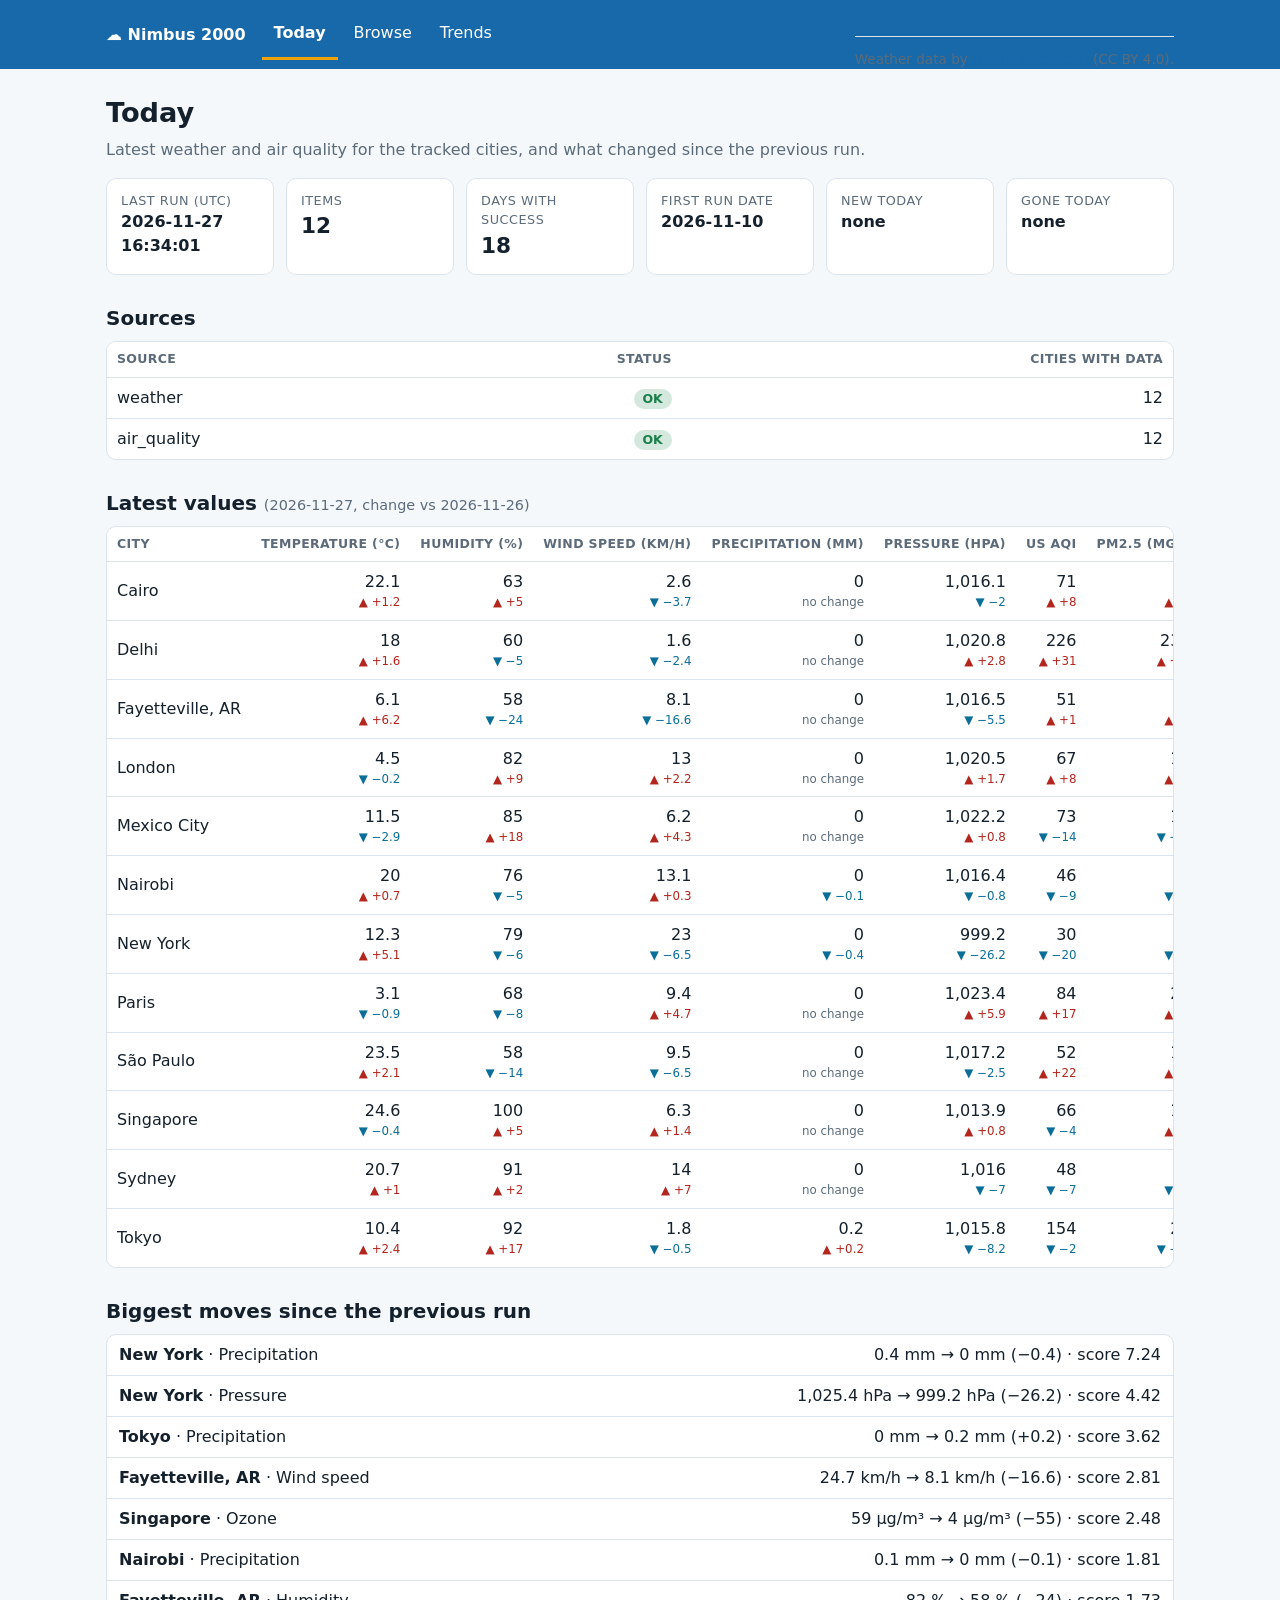
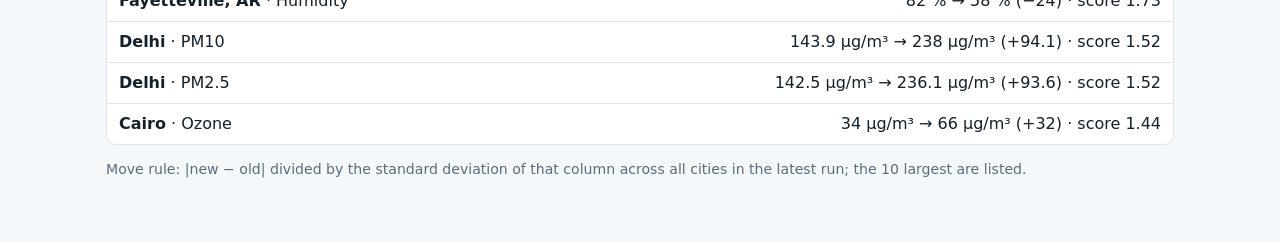
<file: index.html>
<!doctype html>
<html lang="en">
<head>
<meta charset="utf-8">
<meta name="viewport" content="width=device-width, initial-scale=1">
<meta name="theme-color" content="#1769aa">
<link rel="manifest" href="manifest.webmanifest">
<link rel="icon" href="icon-192.png">
<link rel="apple-touch-icon" href="icon-192.png">
<link rel="stylesheet" href="style.css">
<title>Today · Nimbus 2000</title>
</head>
<body>
<div class="wrap"><main>
  <h1>Today</h1>
  <p class="sub">Latest weather and air quality for the tracked cities, and what changed since the previous run.</p>
  <div id="cards" class="cards"></div>
  <h2>Sources</h2>
  <div class="tablewrap"><table id="sources"><thead><tr><th>Source</th><th>Status</th><th>Cities with data</th></tr></thead><tbody></tbody></table></div>
  <h2>Latest values <span class="muted" id="latest-date" style="font-weight:400;font-size:.9rem"></span></h2>
  <div class="tablewrap"><table id="latest"><thead></thead><tbody></tbody></table></div>
  <h2>Biggest moves since the previous run</h2>
  <div id="moves" class="panel" style="padding:0"></div>
  <p class="muted" style="font-size:.88rem">Move rule: |new − old| divided by the standard deviation of that column across all cities in the latest run; the 10 largest are listed.</p>
</main></div>
<script src="app.js"></script>
<script>
App.boot("index.html", ({ rows, status }, main) => {
  const { esc, fmt, withUnit, signed, LABEL, UNIT, NUMERIC, $ } = App;
  const { prev, latest, latestDate, prevDate } = App.splitLastTwo(rows);
  const mv = App.computeMoves(prev, latest);
  const names = Object.fromEntries(rows.map((r) => [r.item_id, r.item]));
  const list = (ids) => (ids.length ? ids.map((i) => esc(names[i] || i)).join(", ") : "none");

  const card = (k, v, small) => `<div class="card"><div class="k">${k}</div><div class="v${small ? " small" : ""}">${v}</div></div>`;
  $("#cards").innerHTML =
    card("Last run (UTC)", esc(status.run_time ? status.run_time.replace("T", " ").replace("Z", "") : "–"), true) +
    card("Items", status.items) + card("Days with success", status.days_with_success) +
    card("First run date", esc(status.first_run_date || "–"), true) +
    card("New today", list(status.new_today || []), true) + card("Gone today", list(status.gone_today || []), true);

  $("#sources tbody").innerHTML = (status.sources || []).map((s) =>
    `<tr><td>${esc(s.name)}</td><td><span class="badge ${s.ok ? "ok" : "fail"}">${s.ok ? "OK" : "Failed"}</span></td><td>${s.count}</td></tr>`).join("");

  $("#latest-date").textContent = latestDate ? "(" + latestDate + (prevDate ? ", change vs " + prevDate : ", first run: no change yet") + ")" : "";
  $("#latest thead").innerHTML = "<tr><th>City</th>" + NUMERIC.map((c) => `<th>${LABEL[c]}${UNIT[c] ? " (" + UNIT[c] + ")" : ""}</th>`).join("") + "</tr>";
  const P = new Map(prev.map((r) => [r.item_id, r]));
  $("#latest tbody").innerHTML = latest.map((r) => "<tr><td>" + esc(r.item) + "</td>" + NUMERIC.map((c) => {
    const old = P.get(r.item_id) ? P.get(r.item_id)[c] : null, v = r[c];
    let d = "";
    if (v != null && old != null) {
      const ch = v - old;
      d = `<span class="delta ${ch > 0 ? "up" : ch < 0 ? "down" : "flat"}">${ch === 0 ? "no change" : (ch > 0 ? "▲ " : "▼ ") + signed(ch, 2)}</span>`;
    }
    return "<td>" + fmt(v, c === "precipitation" ? 2 : 1) + d + "</td>";
  }).join("") + "</tr>").join("");

  $("#moves").innerHTML = !prev.length ? '<p class="muted" style="padding:12px 14px;margin:0">First run: there is no previous run to compare with yet.</p>' :
    '<ol class="moves" style="list-style:decimal inside">' + (mv.moves.map((m) =>
      `<li><span><strong>${esc(m.item)}</strong> · ${esc(LABEL[m.column])}</span><span>${withUnit(m.column, m.old, 2)} → ${withUnit(m.column, m.new, 2)} (${signed(m.change, 2)}) · score ${fmt(m.score, 2)}</span></li>`).join("") || '<li class="muted">No comparable values.</li>') + "</ol>";
});
</script>
</body>
</html>
</file>
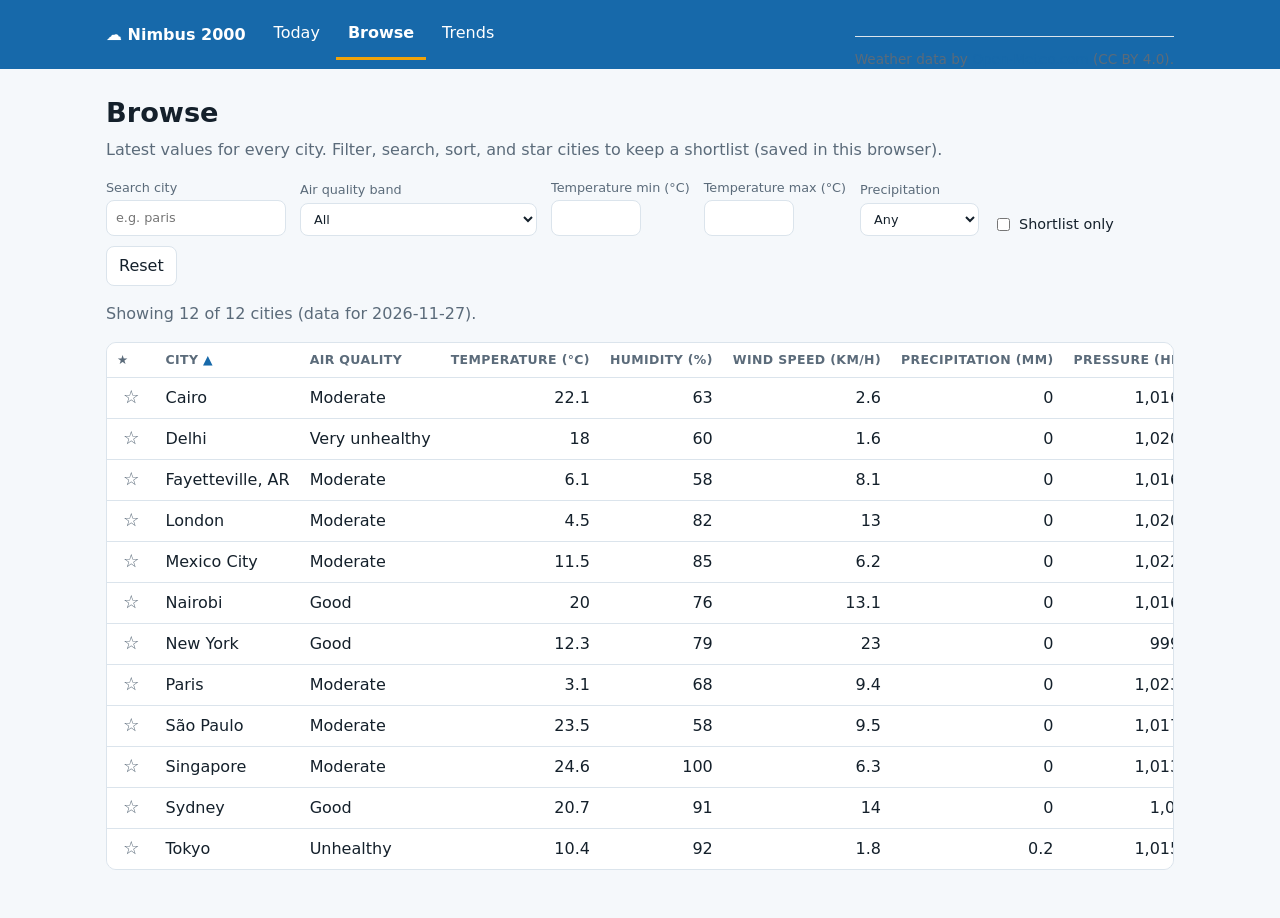
<file: browse.html>
<!doctype html>
<html lang="en">
<head>
<meta charset="utf-8">
<meta name="viewport" content="width=device-width, initial-scale=1">
<meta name="theme-color" content="#1769aa">
<link rel="manifest" href="manifest.webmanifest">
<link rel="icon" href="icon-192.png">
<link rel="apple-touch-icon" href="icon-192.png">
<link rel="stylesheet" href="style.css">
<title>Browse · Nimbus 2000</title>
</head>
<body>
<div class="wrap"><main>
  <h1>Browse</h1>
  <p class="sub">Latest values for every city. Filter, search, sort, and star cities to keep a shortlist (saved in this browser).</p>
  <div class="controls">
    <label>Search city<input type="search" id="q" placeholder="e.g. paris"></label>
    <label>Air quality band<select id="band"><option value="">All</option></select></label>
    <label>Temperature min (°C)<input type="number" id="tmin" step="any"></label>
    <label>Temperature max (°C)<input type="number" id="tmax" step="any"></label>
    <label>Precipitation<select id="wet"><option value="">Any</option><option value="wet">Raining now</option><option value="dry">Dry</option></select></label>
    <label class="inline"><input type="checkbox" id="short"> Shortlist only</label>
    <button id="reset">Reset</button>
  </div>
  <p class="muted" id="count" role="status"></p>
  <div class="tablewrap"><table id="t"><thead></thead><tbody></tbody></table></div>
</main></div>
<script src="app.js"></script>
<script>
App.boot("browse.html", ({ rows }) => {
  const { esc, fmt, LABEL, UNIT, NUMERIC, $ } = App;
  const { latest, latestDate } = App.splitLastTwo(rows);
  const KEY = "nimbus-shortlist";
  let stars = new Set();
  try { stars = new Set(JSON.parse(localStorage.getItem(KEY) || "[]")); } catch (e) {}
  const save = () => { try { localStorage.setItem(KEY, JSON.stringify([...stars])); } catch (e) {} };
  let sortCol = "item", dir = 1;

  const bands = ["Good", "Moderate", "Unhealthy for sensitive groups", "Unhealthy", "Very unhealthy", "Hazardous", "No data"];
  $("#band").innerHTML += bands.map((b) => `<option>${b}</option>`).join("");

  $("#t thead").innerHTML = '<tr><th class="l">★</th><th class="l sortable" data-c="item">City <span class="arr"></span></th><th class="l">Air quality</th>' +
    NUMERIC.map((c) => `<th class="sortable" data-c="${c}">${LABEL[c]}${UNIT[c] ? " (" + UNIT[c] + ")" : ""} <span class="arr"></span></th>`).join("") + "</tr>";

  function view() {
    const q = $("#q").value.trim().toLowerCase(), band = $("#band").value, wet = $("#wet").value;
    const tmin = App.num($("#tmin").value), tmax = App.num($("#tmax").value), only = $("#short").checked;
    let list = latest.filter((r) =>
      (!q || r.item.toLowerCase().includes(q)) && (!band || App.aqiBand(r.us_aqi) === band) &&
      (tmin == null || (r.temperature_2m != null && r.temperature_2m >= tmin)) &&
      (tmax == null || (r.temperature_2m != null && r.temperature_2m <= tmax)) &&
      (!wet || (wet === "wet" ? (r.precipitation || 0) > 0 : !((r.precipitation || 0) > 0))) &&
      (!only || stars.has(r.item_id)));
    list.sort((a, b) => {
      const x = a[sortCol], y = b[sortCol];
      if (x == null && y == null) return 0; if (x == null) return 1; if (y == null) return -1; // empty values last
      return (typeof x === "string" ? x.localeCompare(y) : x - y) * dir;
    });
    $("#count").textContent = `Showing ${list.length} of ${latest.length} cities (data for ${latestDate}).`;
    $("#t tbody").innerHTML = list.map((r) => `<tr><td class="l"><button class="star${stars.has(r.item_id) ? " on" : ""}" data-id="${esc(r.item_id)}" aria-pressed="${stars.has(r.item_id)}" aria-label="Shortlist ${esc(r.item)}">${stars.has(r.item_id) ? "★" : "☆"}</button></td>` +
      `<td class="l">${esc(r.item)}</td><td class="l">${esc(App.aqiBand(r.us_aqi))}</td>` +
      NUMERIC.map((c) => "<td>" + fmt(r[c], c === "precipitation" ? 2 : 1) + "</td>").join("") + "</tr>").join("");
    document.querySelectorAll("#t th.sortable").forEach((th) => { th.querySelector(".arr").textContent = th.dataset.c === sortCol ? (dir > 0 ? "▲" : "▼") : ""; });
  }

  document.querySelectorAll("#t th.sortable").forEach((th) => th.addEventListener("click", () => {
    if (sortCol === th.dataset.c) dir = -dir; else { sortCol = th.dataset.c; dir = th.dataset.c === "item" ? 1 : -1; }
    view();
  }));
  $("#t tbody").addEventListener("click", (e) => {
    const b = e.target.closest(".star"); if (!b) return;
    const id = b.dataset.id; stars.has(id) ? stars.delete(id) : stars.add(id); save(); view();
  });
  ["#q", "#band", "#tmin", "#tmax", "#wet", "#short"].forEach((s) => $(s).addEventListener("input", view));
  $("#reset").addEventListener("click", () => { ["#q", "#band", "#tmin", "#tmax", "#wet"].forEach((s) => ($(s).value = "")); $("#short").checked = false; view(); });
  view();
});
</script>
</body>
</html>
</file>
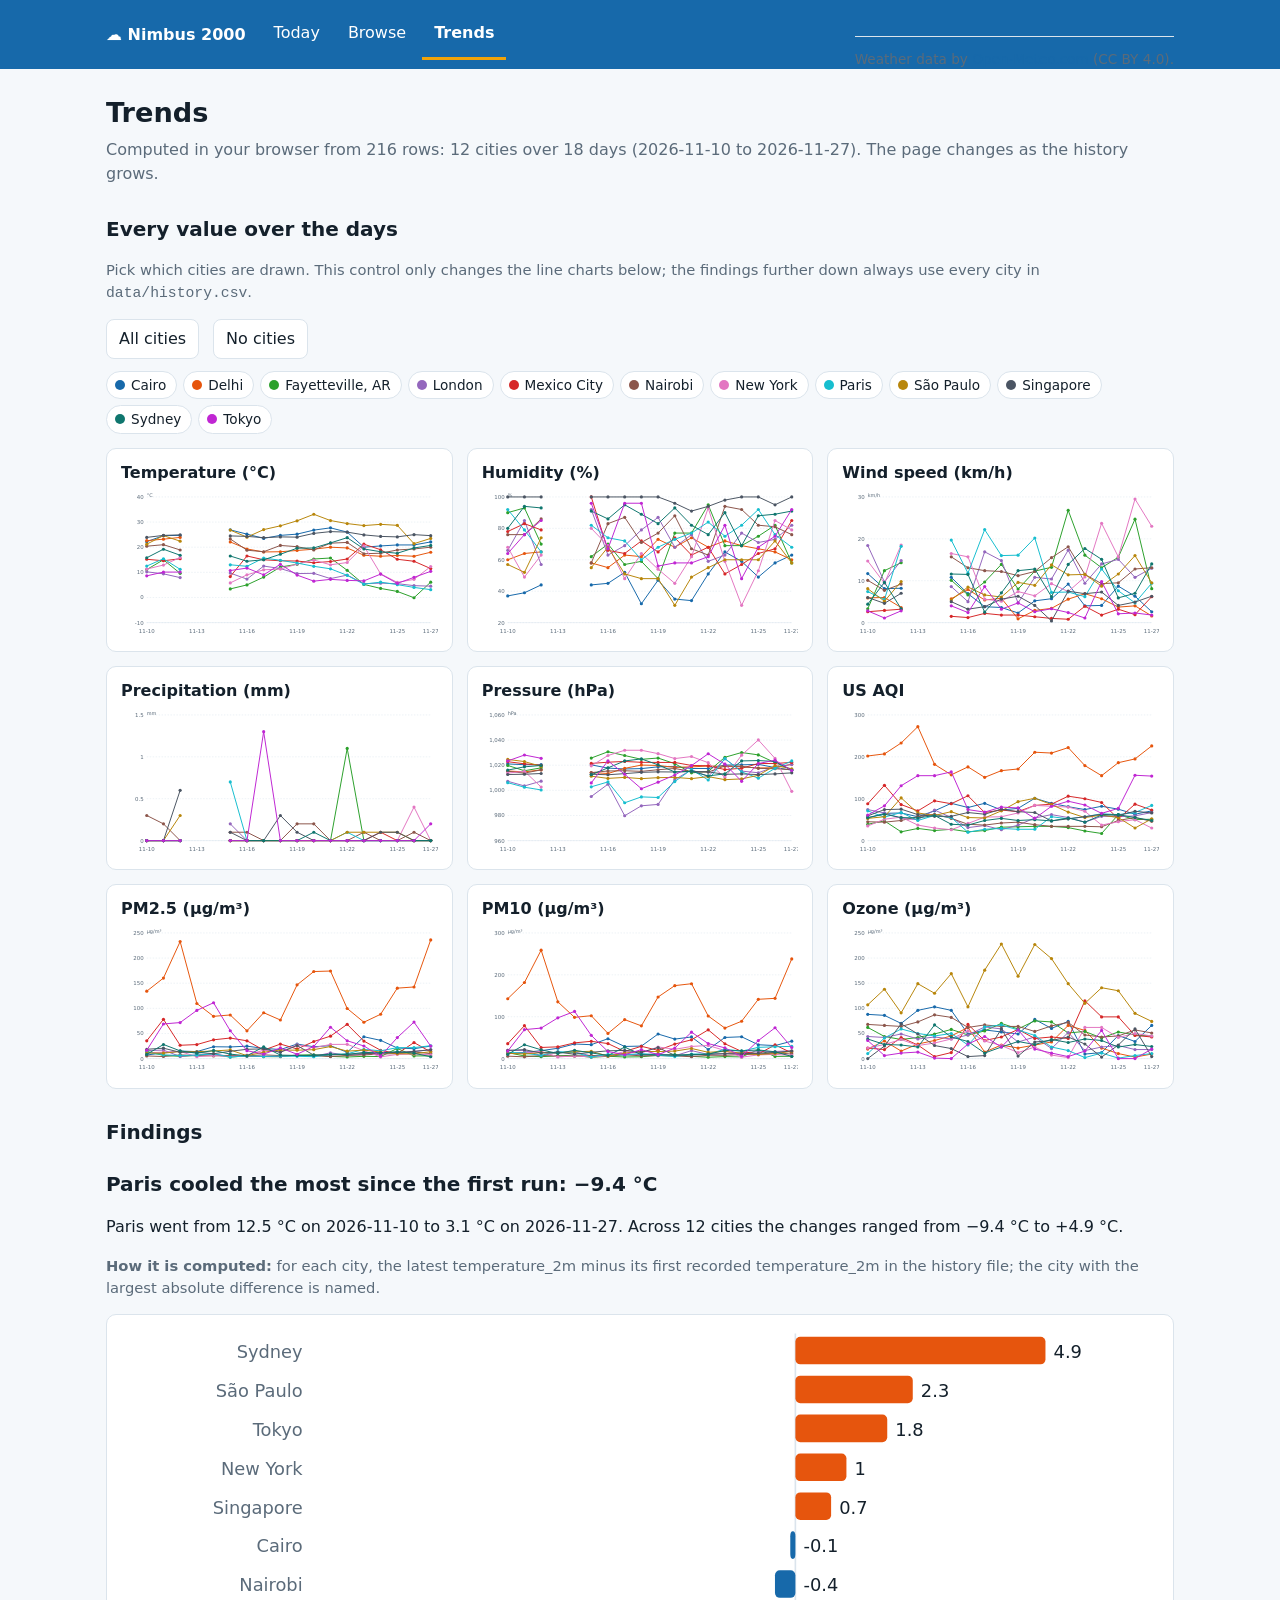
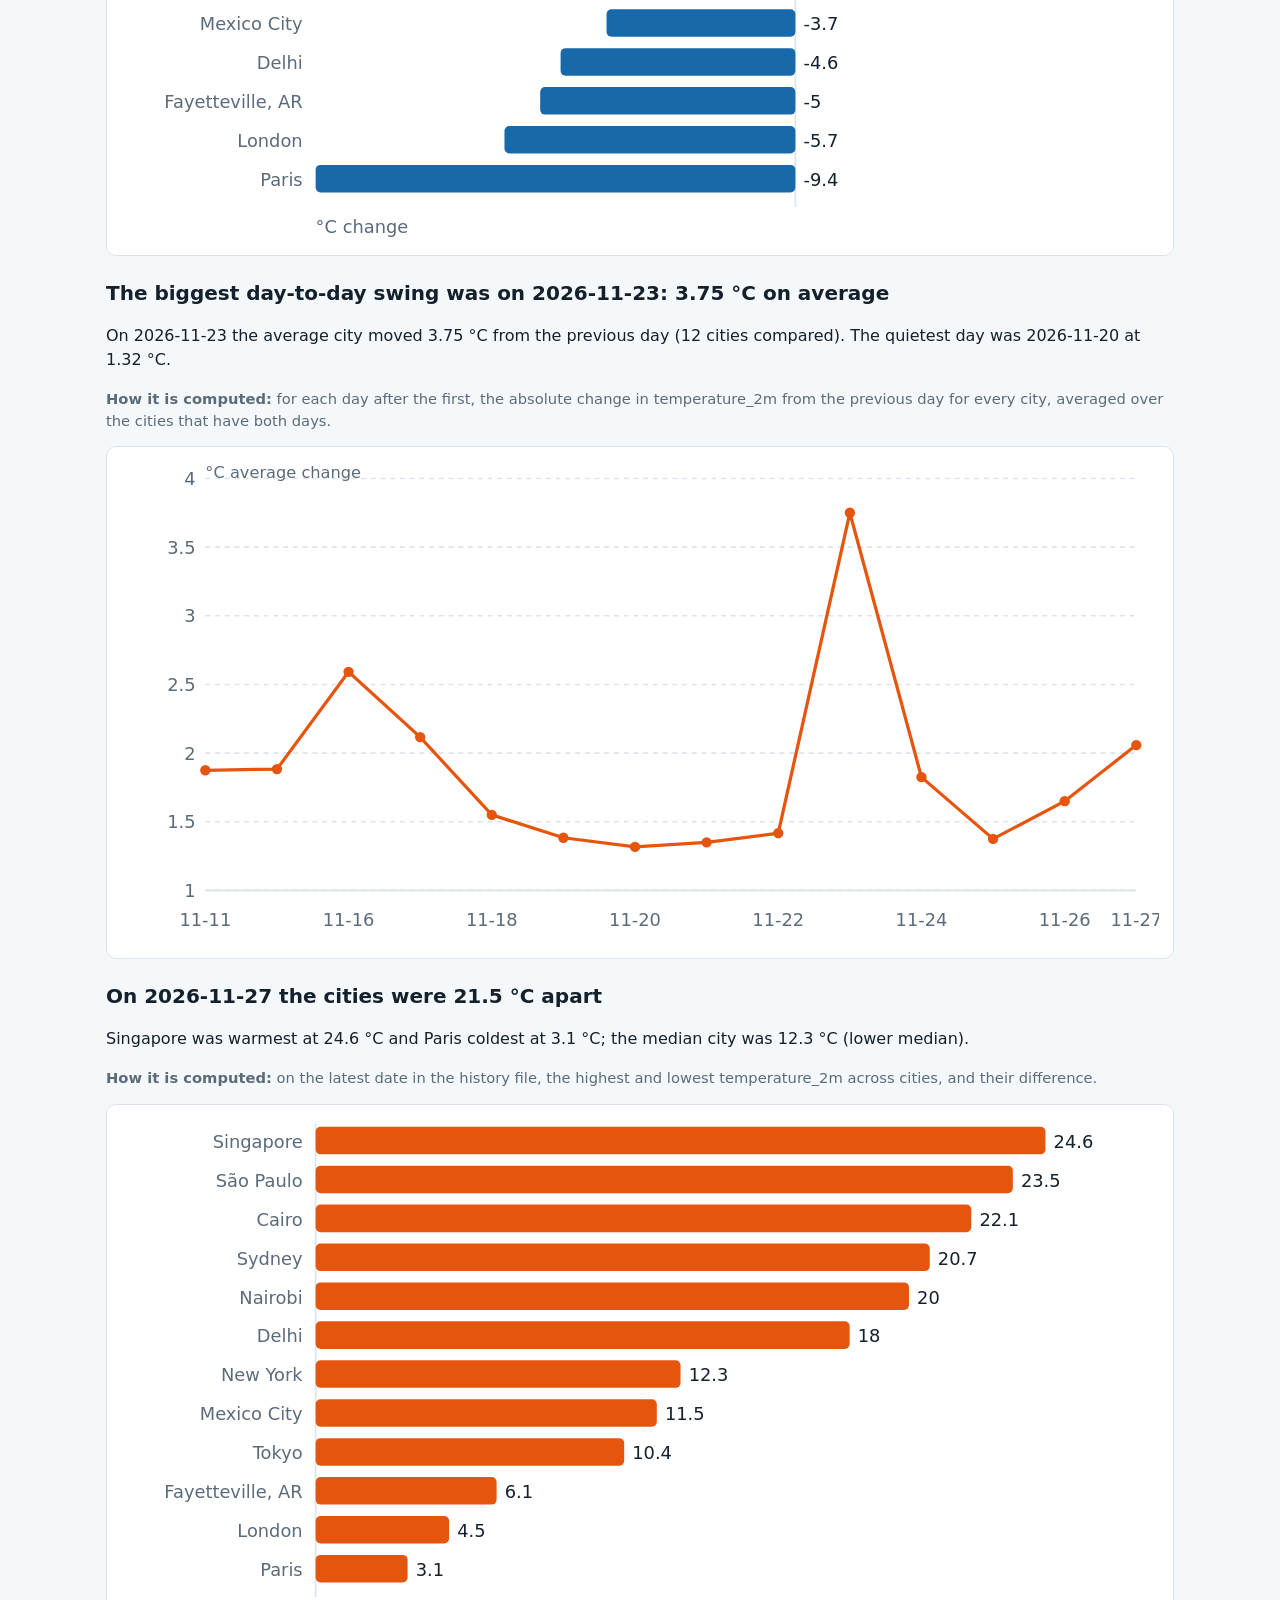
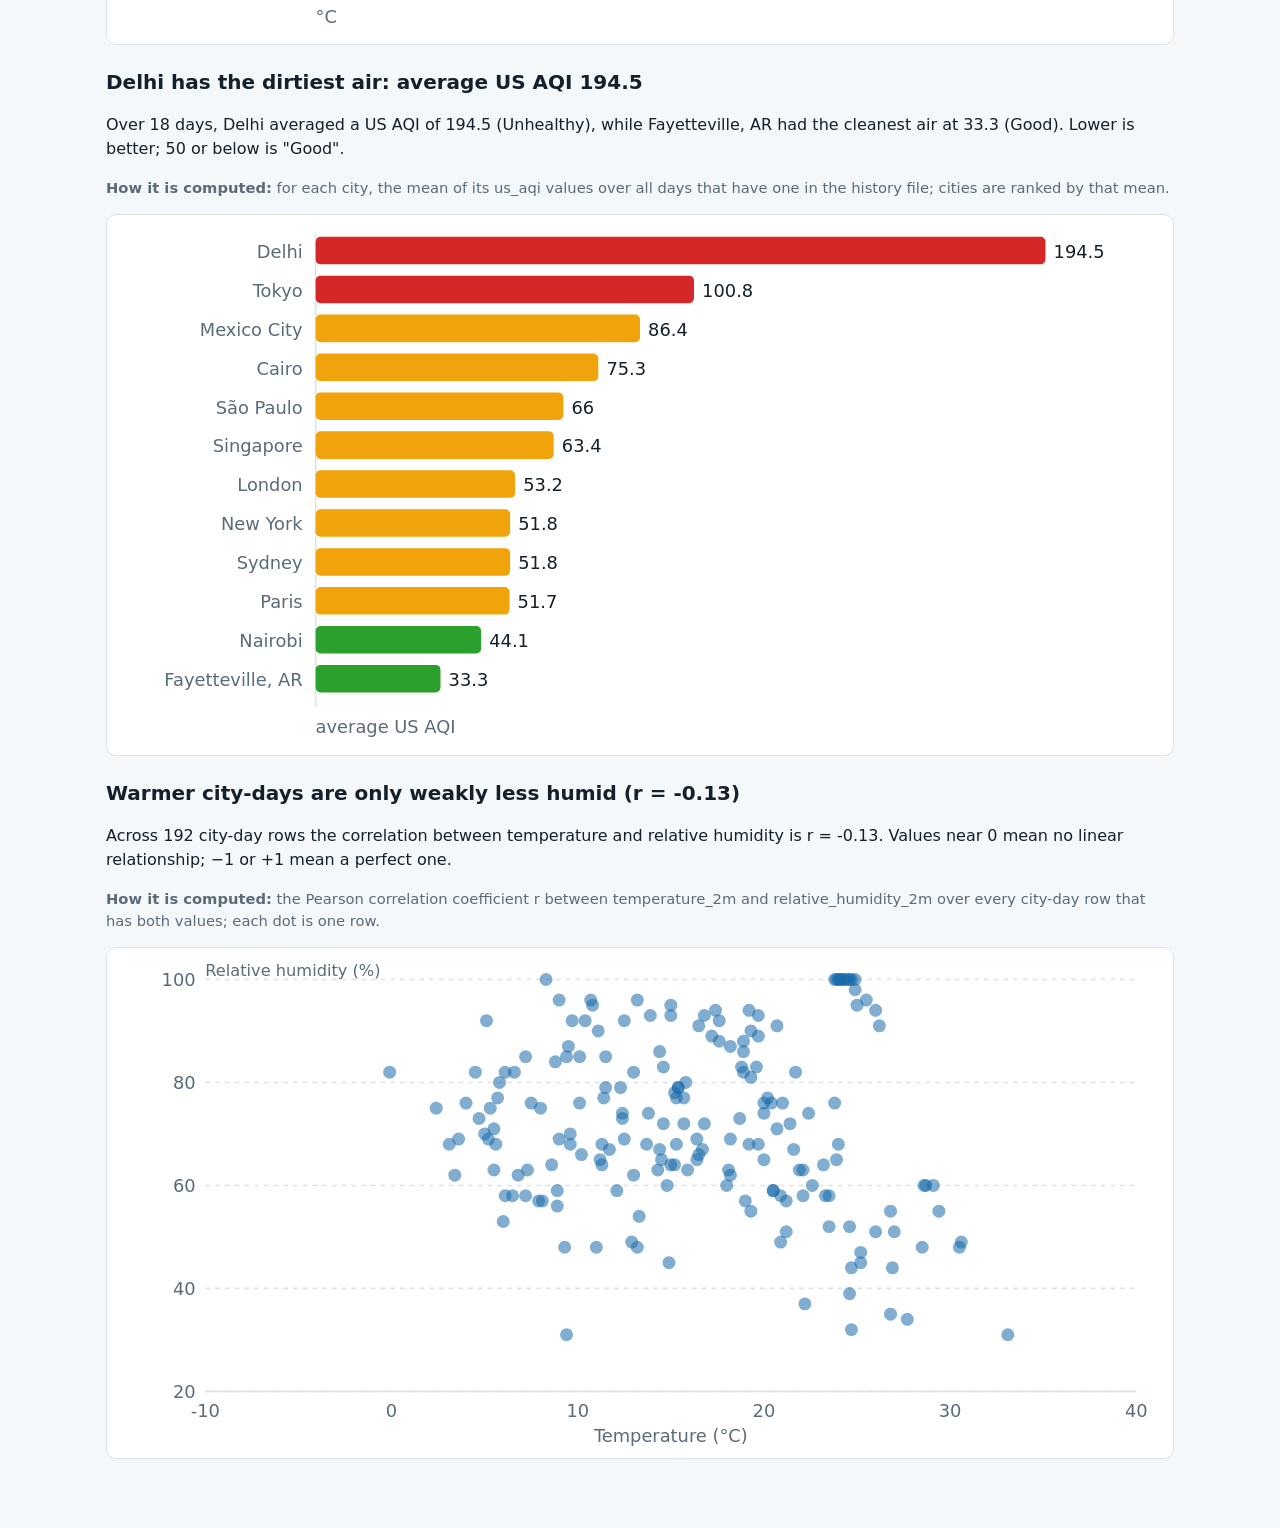
<file: trends.html>
<!doctype html>
<html lang="en">
<head>
<meta charset="utf-8">
<meta name="viewport" content="width=device-width, initial-scale=1">
<meta name="theme-color" content="#1769aa">
<link rel="manifest" href="manifest.webmanifest">
<link rel="icon" href="icon-192.png">
<link rel="apple-touch-icon" href="icon-192.png">
<link rel="stylesheet" href="style.css">
<title>Trends · Nimbus 2000</title>
</head>
<body>
<div class="wrap"><main>
  <h1>Trends</h1>
  <p class="sub" id="intro"></p>

  <h2>Every value over the days</h2>
  <p class="how">Pick which cities are drawn. This control only changes the line charts below; the findings further down always use every city in <code>data/history.csv</code>.</p>
  <div class="controls"><button id="all">All cities</button><button id="none">No cities</button></div>
  <div class="chips" id="chips"></div>
  <div class="grid2" id="lines"></div>

  <h2>Findings</h2>
  <div id="findings"></div>
</main></div>
<script src="app.js"></script>
<script>
App.boot("trends.html", ({ rows }) => {
  const { esc, fmt, signed, LABEL, UNIT, NUMERIC, PALETTE, $ } = App;
  const days = App.dates(rows);
  const ids = [...new Set(rows.map((r) => r.item_id))].sort();
  const name = Object.fromEntries(rows.map((r) => [r.item_id, r.item]));
  const color = Object.fromEntries(ids.map((id, i) => [id, PALETTE[i % PALETTE.length]]));
  const val = new Map(rows.map((r) => [r.date + "|" + r.item_id, r]));
  const get = (d, id, c) => { const r = val.get(d + "|" + id); return r ? r[c] : null; };
  $("#intro").textContent = `Computed in your browser from ${rows.length} rows: ${ids.length} cities over ${days.length} day${days.length === 1 ? "" : "s"} (${days[0]} to ${days[days.length - 1]}). The page changes as the history grows.`;

  // ---- control + one line chart per numeric value
  const shown = new Set(ids);
  $("#chips").innerHTML = ids.map((id) => `<span class="chip" role="button" tabindex="0" aria-pressed="true" data-id="${esc(id)}"><i style="background:${color[id]}"></i>${esc(name[id])}</span>`).join("");
  $("#lines").innerHTML = NUMERIC.map((c) => `<div class="panel"><h3>${LABEL[c]}${UNIT[c] ? " (" + UNIT[c] + ")" : ""}</h3><div class="chart" id="line-${c}"></div></div>`).join("");
  function drawLines() {
    document.querySelectorAll(".chip").forEach((el) => { const on = shown.has(el.dataset.id); el.classList.toggle("off", !on); el.setAttribute("aria-pressed", on); });
    for (const c of NUMERIC) {
      App.lineChart($("#line-" + c), {
        labels: days, unit: UNIT[c], label: LABEL[c] + " over the days",
        series: ids.filter((id) => shown.has(id)).map((id) => ({ name: name[id], color: color[id], points: days.map((d, i) => ({ x: i, y: get(d, id, c) })) })),
      });
    }
  }
  const toggle = (el) => { const id = el.dataset.id; shown.has(id) ? shown.delete(id) : shown.add(id); drawLines(); };
  $("#chips").addEventListener("click", (e) => { const el = e.target.closest(".chip"); if (el) toggle(el); });
  $("#chips").addEventListener("keydown", (e) => { if (e.key === "Enter" || e.key === " ") { const el = e.target.closest(".chip"); if (el) { e.preventDefault(); toggle(el); } } });
  $("#all").onclick = () => { ids.forEach((i) => shown.add(i)); drawLines(); };
  $("#none").onclick = () => { shown.clear(); drawLines(); };
  drawLines();

  // ---- findings: each = heading (the finding), paragraph (numbers + how computed), chart
  const F = $("#findings");
  const section = (heading, text, how) => {
    const s = document.createElement("section"); s.className = "finding";
    s.innerHTML = `<h2>${heading}</h2><p>${text}</p><p class="how"><strong>How it is computed:</strong> ${how}</p><div class="panel"><div class="chart"></div></div>`;
    F.appendChild(s); return s.querySelector(".chart");
  };
  const first = days[0], last = days[days.length - 1];
  const lastVal = (id, c) => { for (let i = days.length - 1; i >= 0; i--) { const v = get(days[i], id, c); if (v != null) return { v, d: days[i] }; } return null; };
  const firstVal = (id, c) => { for (const d of days) { const v = get(d, id, c); if (v != null) return { v, d }; } return null; };

  // 1. biggest change in temperature since the first run
  {
    const ch = ids.map((id) => { const a = firstVal(id, "temperature_2m"), b = lastVal(id, "temperature_2m"); return a && b && a.d !== b.d ? { id, change: b.v - a.v, a, b } : null; }).filter(Boolean);
    const how = "for each city, the latest temperature_2m minus its first recorded temperature_2m in the history file; the city with the largest absolute difference is named.";
    if (!ch.length) {
      App.barChart(section("Temperature change since the first run needs more than one day", `The history only holds ${days.length} day, so there is nothing to compare yet. This section fills in after the next daily run.`, how), { bars: [] });
    } else {
      ch.sort((x, y) => Math.abs(y.change) - Math.abs(x.change));
      const t = ch[0];
      App.barChart(section(`${esc(name[t.id])} ${t.change >= 0 ? "warmed" : "cooled"} the most since the first run: ${signed(t.change)} °C`,
        `${esc(name[t.id])} went from ${fmt(t.a.v)} °C on ${t.a.d} to ${fmt(t.b.v)} °C on ${t.b.d}. Across ${ch.length} cities the changes ranged from ${signed(Math.min(...ch.map((x) => x.change)))} °C to ${signed(Math.max(...ch.map((x) => x.change)))} °C.`, how),
        { bars: ch.slice().sort((x, y) => y.change - x.change).map((x) => ({ label: name[x.id], value: x.change, color: x.change >= 0 ? "#e6550d" : "#1769aa" })), unit: "°C change", digits: 1, label: "Temperature change since the first run" });
    }
  }

  // 2. day with the biggest move
  {
    const per = days.slice(1).map((d, i) => {
      const diffs = ids.map((id) => { const a = get(days[i], id, "temperature_2m"), b = get(d, id, "temperature_2m"); return a != null && b != null ? Math.abs(b - a) : null; }).filter((x) => x != null);
      return { d, avg: diffs.length ? diffs.reduce((a, b) => a + b, 0) / diffs.length : null, n: diffs.length };
    }).filter((x) => x.avg != null);
    const how = "for each day after the first, the absolute change in temperature_2m from the previous day for every city, averaged over the cities that have both days.";
    if (!per.length) {
      App.barChart(section("The biggest day-to-day swing needs at least two days", `Only ${days.length} day of history so far.`, how), { bars: [] });
    } else {
      const top = per.reduce((a, b) => (b.avg > a.avg ? b : a));
      App.lineChart(section(`The biggest day-to-day swing was on ${top.d}: ${fmt(top.avg, 2)} °C on average`,
        `On ${top.d} the average city moved ${fmt(top.avg, 2)} °C from the previous day (${top.n} cities compared). The quietest day was ${per.reduce((a, b) => (b.avg < a.avg ? b : a)).d} at ${fmt(Math.min(...per.map((x) => x.avg)), 2)} °C.`, how),
        { labels: per.map((x) => x.d), unit: "°C average change", label: "Average absolute temperature change per day",
          series: [{ name: "Average |change|", color: PALETTE[1], points: per.map((x, i) => ({ x: i, y: x.avg })) }] });
    }
  }

  // 3. how far apart the cities are on the latest day
  {
    const L = ids.map((id) => ({ id, v: get(last, id, "temperature_2m") })).filter((x) => x.v != null).sort((a, b) => b.v - a.v);
    const how = "on the latest date in the history file, the highest and lowest temperature_2m across cities, and their difference.";
    if (L.length < 2) App.barChart(section("Not enough cities with temperatures on the latest day", "At least two cities are needed.", how), { bars: [] });
    else {
      const hot = L[0], cold = L[L.length - 1];
      App.barChart(section(`On ${last} the cities were ${fmt(hot.v - cold.v)} °C apart`,
        `${esc(name[hot.id])} was warmest at ${fmt(hot.v)} °C and ${esc(name[cold.id])} coldest at ${fmt(cold.v)} °C; the median city was ${fmt(L.map((x) => x.v).sort((a, b) => a - b)[Math.floor((L.length - 1) / 2)])} °C (lower median).`, how),
        { bars: L.map((x) => ({ label: name[x.id], value: x.v, color: x.v >= 0 ? "#e6550d" : "#1769aa" })), unit: "°C", label: "Latest temperature by city" });
    }
  }

  // 4. cleanest / dirtiest air
  {
    const A = ids.map((id) => { const v = days.map((d) => get(d, id, "us_aqi")).filter((x) => x != null); return v.length ? { id, mean: v.reduce((a, b) => a + b, 0) / v.length, n: v.length } : null; }).filter(Boolean).sort((a, b) => b.mean - a.mean);
    const how = "for each city, the mean of its us_aqi values over all days that have one in the history file; cities are ranked by that mean.";
    if (!A.length) App.barChart(section("No air quality values yet", "The history file has no us_aqi values.", how), { bars: [] });
    else {
      const worst = A[0], best = A[A.length - 1];
      App.barChart(section(`${esc(name[worst.id])} has the dirtiest air: average US AQI ${fmt(worst.mean)}`,
        `Over ${worst.n} day${worst.n === 1 ? "" : "s"}, ${esc(name[worst.id])} averaged a US AQI of ${fmt(worst.mean)} (${esc(App.aqiBand(worst.mean))}), while ${esc(name[best.id])} had the cleanest air at ${fmt(best.mean)} (${esc(App.aqiBand(best.mean))}). Lower is better; 50 or below is "Good".`, how),
        { bars: A.map((x) => ({ label: name[x.id], value: x.mean, color: x.mean > 100 ? "#d62728" : x.mean > 50 ? "#f0a30a" : "#2ca02c" })), unit: "average US AQI", label: "Average US AQI by city" });
    }
  }

  // 5. humidity vs temperature
  {
    const pts = rows.filter((r) => r.temperature_2m != null && r.relative_humidity_2m != null).map((r) => ({ x: r.temperature_2m, y: r.relative_humidity_2m, label: r.item + " " + r.date }));
    const how = "the Pearson correlation coefficient r between temperature_2m and relative_humidity_2m over every city-day row that has both values; each dot is one row.";
    let r = null;
    if (pts.length > 2) {
      const mx = pts.reduce((a, p) => a + p.x, 0) / pts.length, my = pts.reduce((a, p) => a + p.y, 0) / pts.length;
      const sxy = pts.reduce((a, p) => a + (p.x - mx) * (p.y - my), 0), sxx = pts.reduce((a, p) => a + (p.x - mx) ** 2, 0), syy = pts.reduce((a, p) => a + (p.y - my) ** 2, 0);
      r = sxx > 0 && syy > 0 ? sxy / Math.sqrt(sxx * syy) : null;
    }
    const strength = r == null ? "" : Math.abs(r) >= 0.5 ? "strongly" : Math.abs(r) >= 0.25 ? "moderately" : "only weakly";
    App.scatterChart(section(r == null ? "Humidity and temperature: not enough data yet" : `Warmer city-days are ${strength} ${r < 0 ? "less" : "more"} humid (r = ${fmt(r, 2)})`,
      r == null ? "At least three rows with both values are needed." : `Across ${pts.length} city-day rows the correlation between temperature and relative humidity is r = ${fmt(r, 2)}. Values near 0 mean no linear relationship; −1 or +1 mean a perfect one.`, how),
      { points: pts, xLabel: "Temperature (°C)", yLabel: "Relative humidity (%)", label: "Humidity versus temperature" });
  }
});
</script>
</body>
</html>
</file>
<file: style.css>
/* One set of fonts and colors shared by index.html, browse.html and trends.html */
:root {
  --bg: #f5f8fb; --surface: #ffffff; --ink: #14202b; --muted: #5b6b7a; --line: #dbe4ec;
  --brand: #1769aa; --brand-ink: #ffffff; --up: #b3261e; --down: #0b6e99; --good: #1a7f4b; --bad: #b3261e;
  --accent: #f0a30a;
  --font: system-ui, -apple-system, "Segoe UI", Roboto, "Helvetica Neue", Arial, sans-serif;
  --mono: ui-monospace, SFMono-Regular, Menlo, Consolas, monospace;
  --radius: 10px;
}
@media (prefers-color-scheme: dark) {
  :root { --bg: #0e151c; --surface: #16202a; --ink: #e8eef4; --muted: #93a4b4; --line: #2a3947;
    --brand: #5aa9e6; --brand-ink: #0e151c; --up: #ff8a80; --down: #6cc4ee; --good: #5fd596; --bad: #ff8a80; }
}
* { box-sizing: border-box; }
html { -webkit-text-size-adjust: 100%; }
body { margin: 0; font: 16px/1.5 var(--font); background: var(--bg); color: var(--ink); }
a { color: var(--brand); }
.wrap { max-width: 1100px; margin: 0 auto; padding: 0 16px 48px; }
nav.top { background: var(--brand); color: var(--brand-ink); position: sticky; top: 0; z-index: 5; }
nav.top .wrap { display: flex; align-items: center; gap: 4px; padding: 0 16px; flex-wrap: wrap; }
nav.top .brand { font-weight: 700; margin-right: 12px; padding: 12px 0; color: inherit; text-decoration: none; }
nav.top a.link { color: inherit; text-decoration: none; padding: 12px 12px; border-bottom: 3px solid transparent; }
nav.top a.link:hover { background: rgba(255,255,255,.12); }
nav.top a.link[aria-current="page"] { border-bottom-color: var(--accent); font-weight: 600; }
nav.top .spacer { flex: 1; }
nav.top .net { font-size: .8rem; opacity: .9; }
h1 { font-size: 1.7rem; margin: 24px 0 4px; }
h2 { font-size: 1.25rem; margin: 28px 0 8px; }
.sub { color: var(--muted); margin: 0 0 16px; }
.cards { display: grid; grid-template-columns: repeat(auto-fit, minmax(150px, 1fr)); gap: 12px; margin: 16px 0; }
.card, .panel { background: var(--surface); border: 1px solid var(--line); border-radius: var(--radius); padding: 12px 14px; }
.card .k { color: var(--muted); font-size: .8rem; text-transform: uppercase; letter-spacing: .04em; }
.card .v { font-size: 1.35rem; font-weight: 650; }
.card .v.small { font-size: 1rem; }
.tablewrap { overflow-x: auto; background: var(--surface); border: 1px solid var(--line); border-radius: var(--radius); }
table { border-collapse: collapse; width: 100%; font-variant-numeric: tabular-nums; }
th, td { padding: 8px 10px; text-align: right; border-bottom: 1px solid var(--line); white-space: nowrap; }
th:first-child, td:first-child, th.l, td.l { text-align: left; }
tbody tr:last-child td { border-bottom: 0; }
thead th { font-size: .78rem; color: var(--muted); text-transform: uppercase; letter-spacing: .03em; background: var(--surface); }
th.sortable { cursor: pointer; user-select: none; }
th.sortable:hover { color: var(--ink); }
th .arr { color: var(--brand); }
.delta { display: block; font-size: .74rem; }
.delta.up { color: var(--up); } .delta.down { color: var(--down); } .delta.flat { color: var(--muted); }
.badge { display: inline-block; padding: 1px 9px; border-radius: 999px; font-size: .78rem; font-weight: 600; }
.badge.ok { background: color-mix(in srgb, var(--good) 18%, transparent); color: var(--good); }
.badge.fail { background: color-mix(in srgb, var(--bad) 18%, transparent); color: var(--bad); }
.controls { display: flex; flex-wrap: wrap; gap: 10px 14px; align-items: end; margin: 12px 0; }
.controls label { display: flex; flex-direction: column; font-size: .8rem; color: var(--muted); gap: 3px; }
.controls label.inline { flex-direction: row; align-items: center; gap: 6px; color: var(--ink); font-size: .9rem; }
input[type=search], input[type=number], select { font: inherit; padding: 7px 9px; border: 1px solid var(--line); border-radius: 8px; background: var(--surface); color: var(--ink); min-width: 0; }
input[type=number] { width: 90px; }
button, .btn { font: inherit; padding: 7px 12px; border: 1px solid var(--line); border-radius: 8px; background: var(--surface); color: var(--ink); cursor: pointer; }
button:hover { border-color: var(--brand); }
button.primary { background: var(--brand); color: var(--brand-ink); border-color: var(--brand); }
.star { font-size: 1.15rem; line-height: 1; background: none; border: 0; padding: 2px 6px; color: var(--muted); }
.star.on { color: var(--accent); }
.chips { display: flex; flex-wrap: wrap; gap: 6px; margin: 8px 0 14px; }
.chip { display: inline-flex; align-items: center; gap: 6px; padding: 3px 10px 3px 8px; border: 1px solid var(--line); border-radius: 999px; background: var(--surface); cursor: pointer; font-size: .85rem; user-select: none; }
.chip.off { opacity: .45; }
.chip i { width: 10px; height: 10px; border-radius: 50%; display: inline-block; }
.grid2 { display: grid; grid-template-columns: repeat(auto-fit, minmax(320px, 1fr)); gap: 14px; }
.chart { width: 100%; }
.chart svg { width: 100%; height: auto; display: block; }
.chart .axis { stroke: var(--line); } .chart .grid { stroke: var(--line); stroke-dasharray: 3 3; }
.chart text { fill: var(--muted); font: 11px var(--font); }
.chart .bar-label { fill: var(--ink); }
.panel h3 { margin: 0 0 6px; font-size: 1rem; }
.finding { margin: 22px 0; }
.finding h2 { margin-top: 0; }
.how { color: var(--muted); font-size: .92rem; }
.moves { list-style: none; padding: 0; margin: 0; }
.moves li { padding: 8px 12px; border-bottom: 1px solid var(--line); display: flex; justify-content: space-between; gap: 12px; flex-wrap: wrap; }
.moves li:last-child { border-bottom: 0; }
.muted { color: var(--muted); }
.err { color: var(--bad); }
footer { color: var(--muted); font-size: .85rem; margin-top: 36px; border-top: 1px solid var(--line); padding-top: 12px; }
@media (max-width: 560px) { h1 { font-size: 1.4rem; } nav.top .brand { width: 100%; padding-bottom: 0; } }
</file>
